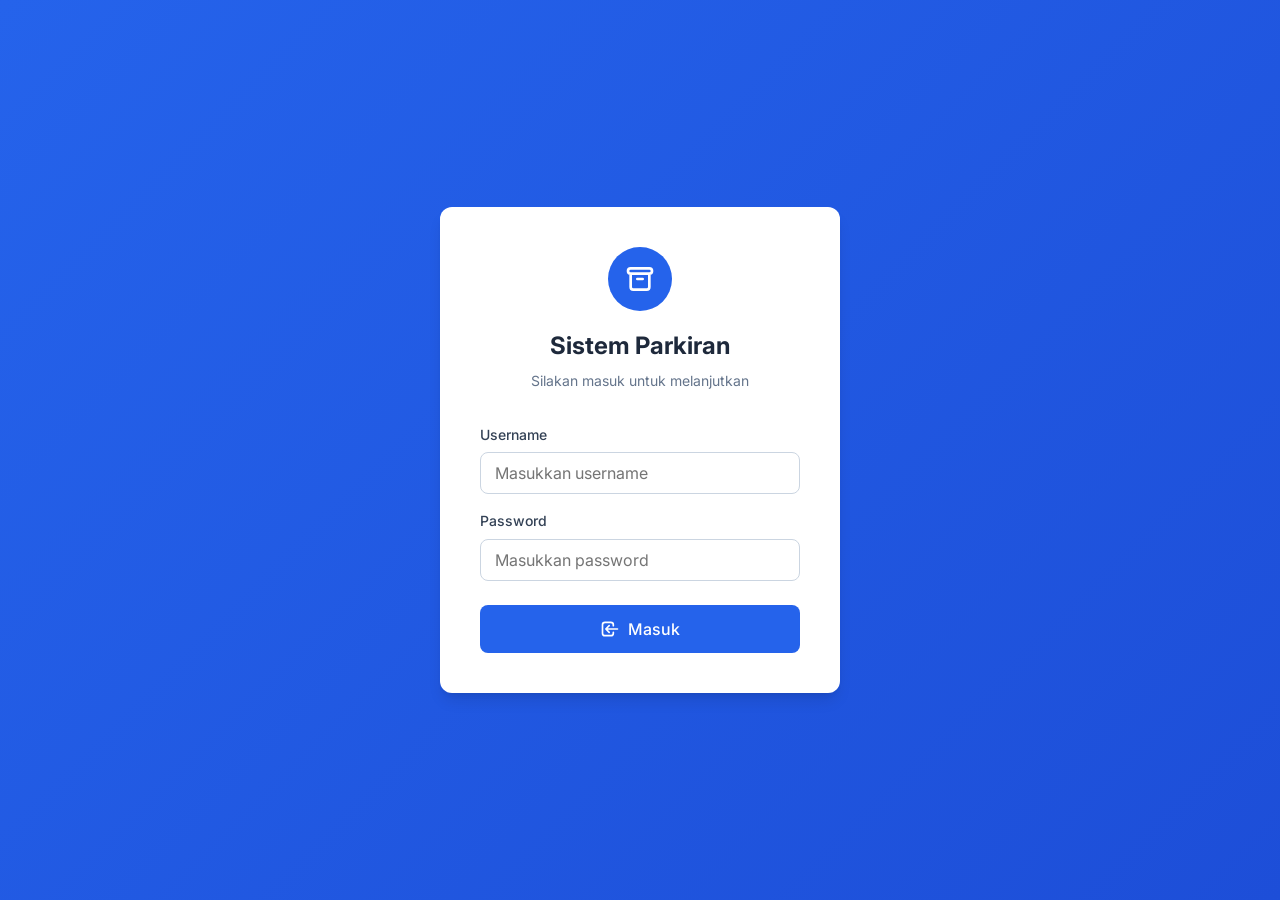
<file: index.html>
<!DOCTYPE html>
<html lang="id">
<head>
    <meta charset="UTF-8">
    <meta name="viewport" content="width=device-width, initial-scale=1.0">
    <title>Login - Sistem Parkiran</title>
    <link rel="preconnect" href="https://fonts.googleapis.com">
    <link rel="preconnect" href="https://fonts.gstatic.com" crossorigin>
    <link href="https://fonts.googleapis.com/css2?family=Inter:wght@400;500;600;700&display=swap" rel="stylesheet">
    <link rel="stylesheet" href="css/style.css">
</head>
<body>
    <div class="login-container">
        <div class="login-card">
            <div class="login-header">
                <div class="icon">
                    <svg xmlns="http://www.w3.org/2000/svg" fill="none" viewBox="0 0 24 24" stroke="currentColor">
                        <path stroke-linecap="round" stroke-linejoin="round" stroke-width="2" d="M5 8h14M5 8a2 2 0 110-4h14a2 2 0 110 4M5 8v10a2 2 0 002 2h10a2 2 0 002-2V8m-9 4h4" />
                    </svg>
                </div>
                <h1>Sistem Parkiran</h1>
                <p>Silakan masuk untuk melanjutkan</p>
            </div>
            
            <div id="alert-container"></div>
            
            <form id="login-form">
                <div class="input-group">
                    <label for="username">Username</label>
                    <input type="text" id="username" name="username" placeholder="Masukkan username" required autocomplete="username">
                </div>
                
                <div class="input-group">
                    <label for="password">Password</label>
                    <input type="password" id="password" name="password" placeholder="Masukkan password" required autocomplete="current-password">
                </div>
                
                <button type="submit" class="btn btn-primary btn-lg" style="width: 100%; margin-top: 8px;">
                    <svg xmlns="http://www.w3.org/2000/svg" width="20" height="20" fill="none" viewBox="0 0 24 24" stroke="currentColor">
                        <path stroke-linecap="round" stroke-linejoin="round" stroke-width="2" d="M11 16l-4-4m0 0l4-4m-4 4h14m-5 4v1a3 3 0 01-3 3H6a3 3 0 01-3-3V7a3 3 0 013-3h7a3 3 0 013 3v1" />
                    </svg>
                    Masuk
                </button>
            </form>
            
            <!-- <div style="margin-top: 24px; padding-top: 20px; border-top: 1px solid var(--gray-200); text-align: center;">
                <p style="font-size: 12px; color: var(--gray-500);">Default Login:</p>
                <p style="font-size: 12px; color: var(--gray-600); margin-top: 4px;">
                    <strong>Admin:</strong> admin / admin123<br>
                    <strong>Petugas:</strong> petugas / petugas123
                </p>
            </div> -->
        </div>
    </div>
    
    <script src="js/storage.js"></script>
    <script src="js/auth.js"></script>
    <script>
        document.addEventListener('DOMContentLoaded', function() {
            if (auth.isLoggedIn()) {
                window.location.href = 'dashboard.html';
                return;
            }
            
            const form = document.getElementById('login-form');
            const alertContainer = document.getElementById('alert-container');
            
            function showAlert(message, type = 'danger') {
                alertContainer.innerHTML = `<div class="alert alert-${type}">${message}</div>`;
                setTimeout(() => alertContainer.innerHTML = '', 5000);
            }
            
            form.addEventListener('submit', function(e) {
                e.preventDefault();
                
                const username = document.getElementById('username').value.trim();
                const password = document.getElementById('password').value;
                
                if (!username || !password) {
                    showAlert('Username dan password harus diisi');
                    return;
                }
                
                const result = auth.login(username, password);
                
                if (result.success) {
                    showAlert('Login berhasil! Mengalihkan...', 'success');
                    setTimeout(() => {
                        window.location.href = 'dashboard.html';
                    }, 500);
                } else {
                    showAlert(result.message);
                }
            });
        });
    </script>
</body>
</html>
</file>
<file: css/style.css>
:root {
    --primary: #2563eb;
    --primary-dark: #1d4ed8;
    --primary-light: #3b82f6;
    --success: #10b981;
    --warning: #f59e0b;
    --danger: #ef4444;
    --dark: #1e293b;
    --gray-50: #f8fafc;
    --gray-100: #f1f5f9;
    --gray-200: #e2e8f0;
    --gray-300: #cbd5e1;
    --gray-400: #94a3b8;
    --gray-500: #64748b;
    --gray-600: #475569;
    --gray-700: #334155;
    --gray-800: #1e293b;
    --gray-900: #0f172a;
    --white: #ffffff;
    --shadow-sm: 0 1px 2px 0 rgb(0 0 0 / 0.05);
    --shadow: 0 1px 3px 0 rgb(0 0 0 / 0.1), 0 1px 2px -1px rgb(0 0 0 / 0.1);
    --shadow-md: 0 4px 6px -1px rgb(0 0 0 / 0.1), 0 2px 4px -2px rgb(0 0 0 / 0.1);
    --shadow-lg: 0 10px 15px -3px rgb(0 0 0 / 0.1), 0 4px 6px -4px rgb(0 0 0 / 0.1);
    --radius: 8px;
    --radius-lg: 12px;
    --transition: all 0.2s ease;
}

* {
    margin: 0;
    padding: 0;
    box-sizing: border-box;
}

body {
    font-family: 'Inter', -apple-system, BlinkMacSystemFont, 'Segoe UI', sans-serif;
    background: var(--gray-100);
    color: var(--gray-800);
    line-height: 1.6;
    min-height: 100vh;
}

a {
    text-decoration: none;
    color: inherit;
}

ul {
    list-style: none;
}

input, select, button {
    font-family: inherit;
    font-size: inherit;
}

.btn {
    display: inline-flex;
    align-items: center;
    justify-content: center;
    gap: 8px;
    padding: 10px 20px;
    border: none;
    border-radius: var(--radius);
    font-weight: 500;
    cursor: pointer;
    transition: var(--transition);
}

.btn-primary {
    background: var(--primary);
    color: var(--white);
}

.btn-primary:hover {
    background: var(--primary-dark);
    transform: translateY(-1px);
    box-shadow: var(--shadow-md);
}

.btn-success {
    background: var(--success);
    color: var(--white);
}

.btn-success:hover {
    background: #059669;
}

.btn-warning {
    background: var(--warning);
    color: var(--white);
}

.btn-warning:hover {
    background: #d97706;
}

.btn-danger {
    background: var(--danger);
    color: var(--white);
}

.btn-danger:hover {
    background: #dc2626;
}

.btn-secondary {
    background: var(--gray-200);
    color: var(--gray-700);
}

.btn-secondary:hover {
    background: var(--gray-300);
}

.btn-outline {
    background: transparent;
    border: 1px solid var(--gray-300);
    color: var(--gray-600);
}

.btn-outline:hover {
    background: var(--gray-100);
    border-color: var(--gray-400);
}

.btn-sm {
    padding: 6px 12px;
    font-size: 14px;
}

.btn-lg {
    padding: 14px 28px;
    font-size: 16px;
}

.btn-icon {
    width: 36px;
    height: 36px;
    padding: 0;
    border-radius: 50%;
}

.input-group {
    margin-bottom: 16px;
}

.input-group label {
    display: block;
    margin-bottom: 6px;
    font-weight: 500;
    color: var(--gray-700);
    font-size: 14px;
}

.input-group input,
.input-group select {
    width: 100%;
    padding: 10px 14px;
    border: 1px solid var(--gray-300);
    border-radius: var(--radius);
    background: var(--white);
    transition: var(--transition);
}

.input-group input:focus,
.input-group select:focus {
    outline: none;
    border-color: var(--primary);
    box-shadow: 0 0 0 3px rgba(37, 99, 235, 0.1);
}

.input-group .error {
    color: var(--danger);
    font-size: 12px;
    margin-top: 4px;
}

.card {
    background: var(--white);
    border-radius: var(--radius-lg);
    box-shadow: var(--shadow);
    padding: 24px;
}

.card-header {
    display: flex;
    align-items: center;
    justify-content: space-between;
    margin-bottom: 20px;
    padding-bottom: 16px;
    border-bottom: 1px solid var(--gray-200);
}

.card-title {
    font-size: 18px;
    font-weight: 600;
    color: var(--gray-800);
}

.table-container {
    overflow-x: auto;
}

table {
    width: 100%;
    border-collapse: collapse;
}

th, td {
    padding: 12px 16px;
    text-align: left;
    border-bottom: 1px solid var(--gray-200);
}

th {
    background: var(--gray-50);
    font-weight: 600;
    color: var(--gray-600);
    font-size: 13px;
    text-transform: uppercase;
    letter-spacing: 0.5px;
}

tr:hover {
    background: var(--gray-50);
}

.badge {
    display: inline-flex;
    align-items: center;
    padding: 4px 10px;
    border-radius: 9999px;
    font-size: 12px;
    font-weight: 500;
}

.badge-success {
    background: #d1fae5;
    color: #065f46;
}

.badge-danger {
    background: #fee2e2;
    color: #991b1b;
}

.badge-warning {
    background: #fef3c7;
    color: #92400e;
}

.badge-primary {
    background: #dbeafe;
    color: #1e40af;
}

.badge-gray {
    background: var(--gray-200);
    color: var(--gray-600);
}

.alert {
    padding: 12px 16px;
    border-radius: var(--radius);
    margin-bottom: 16px;
    font-size: 14px;
}

.alert-success {
    background: #d1fae5;
    color: #065f46;
    border: 1px solid #a7f3d0;
}

.alert-danger {
    background: #fee2e2;
    color: #991b1b;
    border: 1px solid #fecaca;
}

.alert-warning {
    background: #fef3c7;
    color: #92400e;
    border: 1px solid #fde68a;
}

.alert-info {
    background: #dbeafe;
    color: #1e40af;
    border: 1px solid #bfdbfe;
}

.modal-overlay {
    position: fixed;
    top: 0;
    left: 0;
    right: 0;
    bottom: 0;
    background: rgba(0, 0, 0, 0.5);
    display: flex;
    align-items: center;
    justify-content: center;
    z-index: 1000;
    opacity: 0;
    visibility: hidden;
    transition: var(--transition);
}

.modal-overlay.active {
    opacity: 1;
    visibility: visible;
}

.modal {
    background: var(--white);
    border-radius: var(--radius-lg);
    box-shadow: var(--shadow-lg);
    width: 90%;
    max-width: 500px;
    max-height: 90vh;
    overflow-y: auto;
    transform: scale(0.9);
    transition: var(--transition);
}

.modal-overlay.active .modal {
    transform: scale(1);
}

.modal-header {
    display: flex;
    align-items: center;
    justify-content: space-between;
    padding: 20px 24px;
    border-bottom: 1px solid var(--gray-200);
}

.modal-header h3 {
    font-size: 18px;
    font-weight: 600;
}

.modal-header .close-btn {
    width: 32px;
    height: 32px;
    display: flex;
    align-items: center;
    justify-content: center;
    border: none;
    background: var(--gray-100);
    border-radius: 50%;
    cursor: pointer;
    transition: var(--transition);
}

.modal-header .close-btn:hover {
    background: var(--gray-200);
}

.modal-body {
    padding: 24px;
}

.modal-footer {
    display: flex;
    gap: 12px;
    justify-content: flex-end;
    padding: 16px 24px;
    border-top: 1px solid var(--gray-200);
}

.login-container {
    min-height: 100vh;
    display: flex;
    align-items: center;
    justify-content: center;
    background: linear-gradient(135deg, var(--primary) 0%, var(--primary-dark) 100%);
    padding: 20px;
}

.login-card {
    background: var(--white);
    border-radius: var(--radius-lg);
    box-shadow: var(--shadow-lg);
    padding: 40px;
    width: 100%;
    max-width: 400px;
}

.login-header {
    text-align: center;
    margin-bottom: 32px;
}

.login-header .icon {
    width: 64px;
    height: 64px;
    background: var(--primary);
    border-radius: 50%;
    display: flex;
    align-items: center;
    justify-content: center;
    margin: 0 auto 16px;
}

.login-header .icon svg {
    width: 32px;
    height: 32px;
    color: var(--white);
}

.login-header h1 {
    font-size: 24px;
    font-weight: 700;
    color: var(--gray-800);
}

.login-header p {
    color: var(--gray-500);
    font-size: 14px;
    margin-top: 4px;
}

.sidebar {
    position: fixed;
    left: 0;
    top: 0;
    width: 260px;
    height: 100vh;
    background: var(--white);
    border-right: 1px solid var(--gray-200);
    display: flex;
    flex-direction: column;
    z-index: 100;
}

.sidebar-header {
    padding: 20px;
    border-bottom: 1px solid var(--gray-200);
}

.sidebar-logo {
    display: flex;
    align-items: center;
    gap: 12px;
}

.sidebar-logo .icon {
    width: 40px;
    height: 40px;
    background: var(--primary);
    border-radius: var(--radius);
    display: flex;
    align-items: center;
    justify-content: center;
    color: var(--white);
}

.sidebar-logo h2 {
    font-size: 18px;
    font-weight: 700;
    color: var(--gray-800);
}

.sidebar-logo span {
    display: block;
    font-size: 12px;
    font-weight: 400;
    color: var(--gray-500);
}

.sidebar-nav {
    flex: 1;
    padding: 16px 12px;
    overflow-y: auto;
}

.nav-section {
    margin-bottom: 24px;
}

.nav-section-title {
    font-size: 11px;
    font-weight: 600;
    color: var(--gray-400);
    text-transform: uppercase;
    letter-spacing: 0.5px;
    padding: 0 12px;
    margin-bottom: 8px;
}

.nav-link {
    display: flex;
    align-items: center;
    gap: 12px;
    padding: 10px 12px;
    border-radius: var(--radius);
    color: var(--gray-600);
    font-weight: 500;
    font-size: 14px;
    transition: var(--transition);
}

.nav-link:hover {
    background: var(--gray-100);
    color: var(--gray-800);
}

.nav-link.active {
    background: var(--primary);
    color: var(--white);
}

.nav-link svg {
    width: 20px;
    height: 20px;
}

.sidebar-footer {
    padding: 16px;
    border-top: 1px solid var(--gray-200);
}

.user-info {
    display: flex;
    align-items: center;
    gap: 12px;
    padding: 12px;
    background: var(--gray-50);
    border-radius: var(--radius);
}

.user-avatar {
    width: 40px;
    height: 40px;
    background: var(--primary);
    border-radius: 50%;
    display: flex;
    align-items: center;
    justify-content: center;
    color: var(--white);
    font-weight: 600;
}

.user-details h4 {
    font-size: 14px;
    font-weight: 600;
    color: var(--gray-800);
}

.user-details p {
    font-size: 12px;
    color: var(--gray-500);
}

.main-content {
    margin-left: 260px;
    min-height: 100vh;
}

.topbar {
    background: var(--white);
    border-bottom: 1px solid var(--gray-200);
    padding: 16px 24px;
    display: flex;
    align-items: center;
    justify-content: space-between;
    position: sticky;
    top: 0;
    z-index: 50;
}

.topbar h1 {
    font-size: 20px;
    font-weight: 600;
    color: var(--gray-800);
}

.page-header {
    display: flex;
    align-items: center;
    justify-content: space-between;
    margin-bottom: 24px;
}

.page-title {
    font-size: 24px;
    font-weight: 700;
    color: var(--gray-800);
}

.page-actions {
    display: flex;
    gap: 12px;
}

.stats-grid {
    display: grid;
    grid-template-columns: repeat(auto-fit, minmax(240px, 1fr));
    gap: 20px;
    margin-bottom: 24px;
}

.stat-card {
    background: var(--white);
    border-radius: var(--radius-lg);
    box-shadow: var(--shadow);
    padding: 24px;
    display: flex;
    align-items: flex-start;
    gap: 16px;
}

.stat-icon {
    width: 48px;
    height: 48px;
    border-radius: var(--radius);
    display: flex;
    align-items: center;
    justify-content: center;
}

.stat-icon.primary {
    background: #dbeafe;
    color: var(--primary);
}

.stat-icon.success {
    background: #d1fae5;
    color: var(--success);
}

.stat-icon.warning {
    background: #fef3c7;
    color: var(--warning);
}

.stat-icon.danger {
    background: #fee2e2;
    color: var(--danger);
}

.stat-icon svg {
    width: 24px;
    height: 24px;
}

.stat-content h3 {
    font-size: 28px;
    font-weight: 700;
    color: var(--gray-800);
    line-height: 1;
}

.stat-content p {
    font-size: 14px;
    color: var(--gray-500);
    margin-top: 4px;
}

.stat-content .change {
    display: inline-flex;
    align-items: center;
    gap: 4px;
    font-size: 12px;
    margin-top: 8px;
    padding: 2px 8px;
    border-radius: 9999px;
}

.stat-content .change.up {
    background: #d1fae5;
    color: #065f46;
}

.stat-content .change.down {
    background: #fee2e2;
    color: #991b1b;
}

.grid-2 {
    display: grid;
    grid-template-columns: repeat(auto-fit, minmax(400px, 1fr));
    gap: 24px;
}

.empty-state {
    text-align: center;
    padding: 48px 24px;
    color: var(--gray-500);
}

.empty-state svg {
    width: 64px;
    height: 64px;
    margin-bottom: 16px;
    opacity: 0.5;
}

.empty-state h3 {
    font-size: 18px;
    font-weight: 600;
    color: var(--gray-700);
    margin-bottom: 8px;
}

.empty-state p {
    font-size: 14px;
    margin-bottom: 24px;
}

.slot-grid {
    display: grid;
    grid-template-columns: repeat(auto-fill, minmax(100px, 1fr));
    gap: 12px;
}

.slot-item {
    aspect-ratio: 1;
    background: var(--gray-100);
    border-radius: var(--radius);
    display: flex;
    flex-direction: column;
    align-items: center;
    justify-content: center;
    cursor: pointer;
    transition: var(--transition);
    border: 2px solid transparent;
}

.slot-item:hover {
    transform: scale(1.05);
}

.slot-item.available {
    background: #d1fae5;
    border-color: #10b981;
}

.slot-item.occupied {
    background: #fee2e2;
    border-color: #ef4444;
}

.slot-item.selected {
    border-color: var(--primary);
    box-shadow: 0 0 0 3px rgba(37, 99, 235, 0.2);
}

.slot-item .number {
    font-size: 20px;
    font-weight: 700;
    color: var(--gray-800);
}

.slot-item .status {
    font-size: 11px;
    color: var(--gray-500);
    margin-top: 4px;
}

.receipt {
    background: var(--white);
    border: 1px dashed var(--gray-300);
    border-radius: var(--radius);
    padding: 24px;
    max-width: 350px;
    margin: 0 auto;
}

.receipt-header {
    text-align: center;
    padding-bottom: 16px;
    border-bottom: 1px dashed var(--gray-300);
    margin-bottom: 16px;
}

.receipt-header h2 {
    font-size: 18px;
    font-weight: 700;
    color: var(--gray-800);
}

.receipt-header p {
    font-size: 12px;
    color: var(--gray-500);
}

.receipt-row {
    display: flex;
    justify-content: space-between;
    padding: 8px 0;
    font-size: 14px;
}

.receipt-row.total {
    border-top: 1px dashed var(--gray-300);
    margin-top: 8px;
    padding-top: 16px;
    font-weight: 700;
    font-size: 18px;
    color: var(--gray-800);
}

.receipt-footer {
    text-align: center;
    padding-top: 16px;
    border-top: 1px dashed var(--gray-300);
    margin-top: 16px;
    font-size: 12px;
    color: var(--gray-500);
}

.payment-methods {
    display: flex;
    gap: 12px;
    margin-bottom: 20px;
}

.payment-method {
    flex: 1;
    padding: 16px;
    border: 2px solid var(--gray-200);
    border-radius: var(--radius);
    text-align: center;
    cursor: pointer;
    transition: var(--transition);
}

.payment-method:hover {
    border-color: var(--gray-300);
}

.payment-method.active {
    border-color: var(--primary);
    background: #dbeafe;
}

.payment-method svg {
    width: 32px;
    height: 32px;
    margin-bottom: 8px;
}

.payment-method span {
    display: block;
    font-weight: 500;
}

.search-box {
    position: relative;
    margin-bottom: 20px;
}

.search-box input {
    width: 100%;
    padding: 12px 16px 12px 44px;
    border: 1px solid var(--gray-300);
    border-radius: var(--radius);
    background: var(--white);
    font-size: 14px;
}

.search-box input:focus {
    outline: none;
    border-color: var(--primary);
    box-shadow: 0 0 0 3px rgba(37, 99, 235, 0.1);
}

.search-box svg {
    position: absolute;
    left: 14px;
    top: 50%;
    transform: translateY(-50%);
    width: 20px;
    height: 20px;
    color: var(--gray-400);
}

.filter-bar {
    display: flex;
    gap: 12px;
    margin-bottom: 20px;
    flex-wrap: wrap;
}

.filter-bar select {
    padding: 8px 16px;
    border: 1px solid var(--gray-300);
    border-radius: var(--radius);
    background: var(--white);
    font-size: 14px;
    cursor: pointer;
}

.filter-bar select:focus {
    outline: none;
    border-color: var(--primary);
}

.loading {
    display: flex;
    align-items: center;
    justify-content: center;
    padding: 48px;
}

.spinner {
    width: 40px;
    height: 40px;
    border: 3px solid var(--gray-200);
    border-top-color: var(--primary);
    border-radius: 50%;
    animation: spin 0.8s linear infinite;
}

@keyframes spin {
    to { transform: rotate(360deg); }
}

.toast-container {
    position: fixed;
    top: 20px;
    right: 20px;
    z-index: 9999;
    display: flex;
    flex-direction: column;
    gap: 10px;
}

.toast {
    padding: 14px 20px;
    border-radius: var(--radius);
    background: var(--white);
    box-shadow: var(--shadow-lg);
    display: flex;
    align-items: center;
    gap: 12px;
    animation: slideIn 0.3s ease;
    min-width: 280px;
}

@keyframes slideIn {
    from {
        opacity: 0;
        transform: translateX(100%);
    }
    to {
        opacity: 1;
        transform: translateX(0);
    }
}

.toast.success {
    border-left: 4px solid var(--success);
}

.toast.error {
    border-left: 4px solid var(--danger);
}

.toast.warning {
    border-left: 4px solid var(--warning);
}

.toast.info {
    border-left: 4px solid var(--primary);
}

.toast svg {
    width: 20px;
    height: 20px;
}

.toast.success svg { color: var(--success); }
.toast.error svg { color: var(--danger); }
.toast.warning svg { color: var(--warning); }
.toast.info svg { color: var(--primary); }

.print-area {
    display: none;
}

@media print {
    body * {
        visibility: hidden;
    }
    
    .print-area,
    .print-area * {
        visibility: visible;
    }
    
    .print-area {
        display: block;
        position: absolute;
        left: 0;
        top: 0;
    }
}

@media (max-width: 768px) {
    .sidebar {
        transform: translateX(-100%);
    }
    
    .sidebar.active {
        transform: translateX(0);
    }
    
    .main-content {
        margin-left: 0;
    }
    
    .stats-grid {
        grid-template-columns: 1fr;
    }
    
    .grid-2 {
        grid-template-columns: 1fr;
    }
    
    .page-header {
        flex-direction: column;
        align-items: flex-start;
        gap: 12px;
    }
    
    .modal {
        width: 95%;
        margin: 10px;
    }
}

@media print {
    .no-print {
        display: none !important;
    }
    
    .sidebar, .topbar {
        display: none !important;
    }
    
    .main-content {
        margin-left: 0 !important;
    }
    
    body {
        background: white;
    }
}
</file>
